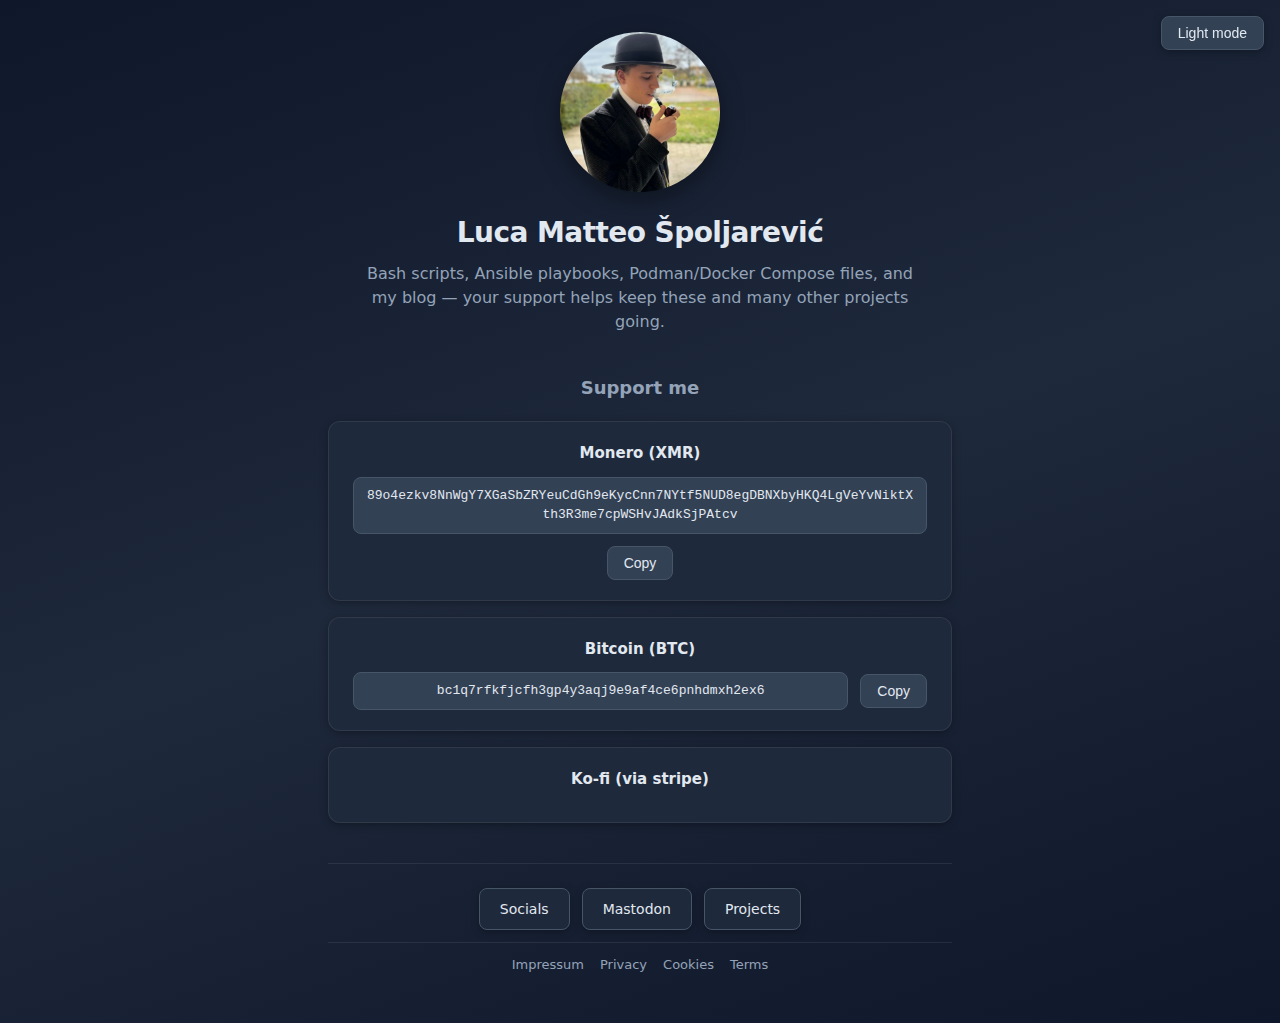
<file: index.html>
<!DOCTYPE html>
<html lang="en">
<head>
  <meta charset="UTF-8">
  <meta name="viewport" content="width=device-width, initial-scale=1.0">
  <title>Support my work</title>
  <link rel="stylesheet" href="css/styles.css">
  <script>
    (function(){ var t = localStorage.getItem('theme'); document.documentElement.setAttribute('data-theme', t === 'light' ? 'light' : 'dark'); })();
  </script>
</head>
<body>
  <button type="button" class="theme-toggle" id="theme-toggle" aria-label="Switch to light mode">Light mode</button>
  <main class="page">
    <header class="profile-section">
      <img src="img/profile.jpg" alt="Profile" class="profile-image" width="160" height="160">
      <h1 class="name">Luca Matteo Špoljarević</h1>
      <p class="tagline">
        Bash scripts, Ansible playbooks, Podman/Docker Compose files, and my blog — your support helps keep these and many other projects going.
      </p>
    </header>

    <section class="support-section">
      <h2 class="support-heading">Support me</h2>

      <div class="support-block monero">
        <h3>Monero (XMR)</h3>
        <div class="address-wrap">
          <code class="address" id="monero-address" title="Click to copy">89o4ezkv8NnWgY7XGaSbZRYeuCdGh9eKycCnn7NYtf5NUD8egDBNXbyHKQ4LgVeYvNiktXth3R3me7cpWSHvJAdkSjPAtcv</code>
          <button type="button" class="copy-btn" data-copy="monero-address" aria-label="Copy Monero address">Copy</button>
        </div>
      </div>

      <div class="support-block bitcoin">
        <h3>Bitcoin (BTC)</h3>
        <div class="address-wrap">
          <code class="address" id="bitcoin-address" title="Click to copy">bc1q7rfkfjcfh3gp4y3aqj9e9af4ce6pnhdmxh2ex6</code>
          <button type="button" class="copy-btn" data-copy="bitcoin-address" aria-label="Copy Bitcoin address">Copy</button>
        </div>
      </div>

      <div class="support-block kofi">
        <h3>Ko-fi (via stripe)</h3>
        <div class="kofi-widget-wrap">
        <script type="text/javascript" src="https://storage.ko-fi.com/cdn/widget/Widget_2.js"></script>
        <script type="text/javascript">kofiwidget2.init('Support my work', '#72a4f2', 'I3I7FRWK8');kofiwidget2.draw();</script>
        </div>
      </div>
    </section>

    <footer class="footer">
      <nav class="footer-nav" aria-label="Main navigation">
        <a href="https://socials.spoljarevic.sh" target="_blank" rel="noopener noreferrer" class="footer-btn left">Socials</a>
        <a rel="me" href="https://techhub.social/@spoljarevic" target="_blank" rel="noopener noreferrer" class="footer-btn middle">Mastodon</a>
        <a href="https://projects.spoljarevic.sh" target="_blank" rel="noopener noreferrer" class="footer-btn right">Projects</a>
      </nav>
      <nav class="footer-legal" aria-label="Legal">
        <a href="legal/impressum.html">Impressum</a>
        <a href="legal/privacy.html">Privacy</a>
        <a href="legal/cookies.html">Cookies</a>
        <a href="legal/terms.html">Terms</a>
      </nav>
    </footer>
  </main>

  <script src="js/script.js"></script>
</body>
</html>
</file>
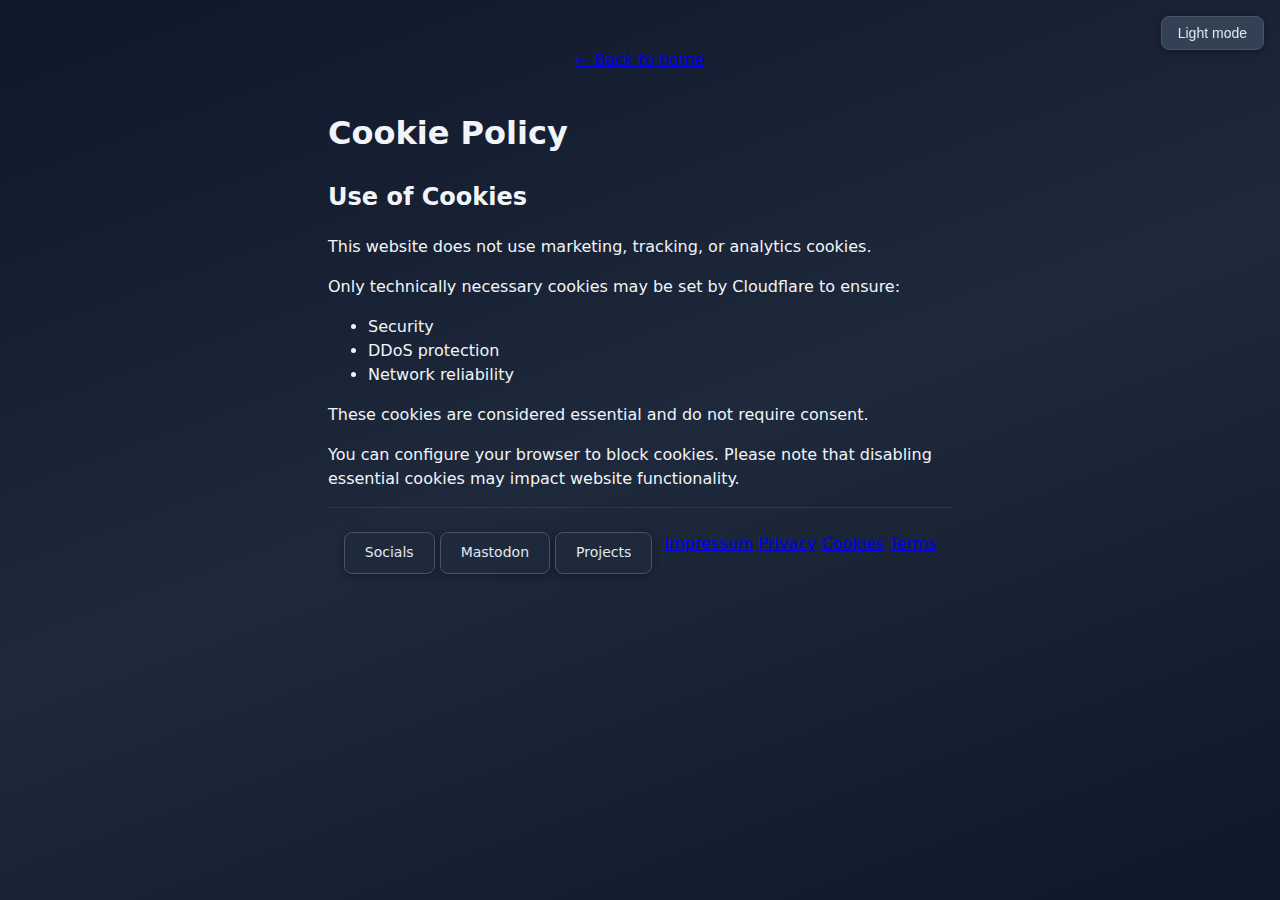
<file: cookies.html>
<!DOCTYPE html>
<html lang="en">
<head>
  <meta charset="UTF-8">
  <meta name="viewport" content="width=device-width, initial-scale=1.0">
  <title>Cookie Policy – Who2Industries</title>
  <link rel="stylesheet" href="styles.css">
  <script>
    (function(){ var t = localStorage.getItem('theme'); document.documentElement.setAttribute('data-theme', t === 'light' ? 'light' : 'dark'); })();
  </script>
</head>
<body>
  <button type="button" class="theme-toggle" id="theme-toggle" aria-label="Switch to light mode">Light mode</button>
  <main class="page">
    <p class="legal-back"><a href="index.html">← Back to home</a></p>

    <article class="legal-article">
      <h1 class="legal-title">Cookie Policy</h1>

      <section class="legal-section">
        <h2>Use of Cookies</h2>
        <p>This website does not use marketing, tracking, or analytics cookies.</p>
        <p>Only technically necessary cookies may be set by Cloudflare to ensure:</p>
        <ul>
          <li>Security</li>
          <li>DDoS protection</li>
          <li>Network reliability</li>
        </ul>
        <p>These cookies are considered essential and do not require consent.</p>
        <p>You can configure your browser to block cookies. Please note that disabling essential cookies may impact website functionality.</p>
      </section>
    </article>

    <footer class="footer">
      <nav class="footer-nav" aria-label="Main navigation">
        <a href="https://socials.spoljarevic.sh" target="_blank" rel="noopener noreferrer" class="footer-btn left">Socials</a>
        <a href="https://techhub.social/@spoljarevic" target="_blank" rel="noopener noreferrer" class="footer-btn middle">Mastodon</a>
        <a href="https://projects.spoljarevic.sh" target="_blank" rel="noopener noreferrer" class="footer-btn right">Projects</a>
      </nav>
      <nav class="footer-legal" aria-label="Legal">
        <a href="impressum.html">Impressum</a>
        <a href="privacy.html">Privacy</a>
        <a href="cookies.html">Cookies</a>
        <a href="terms.html">Terms</a>
      </nav>
    </footer>
  </main>

  <script src="script.js"></script>
</body>
</html>
</file>
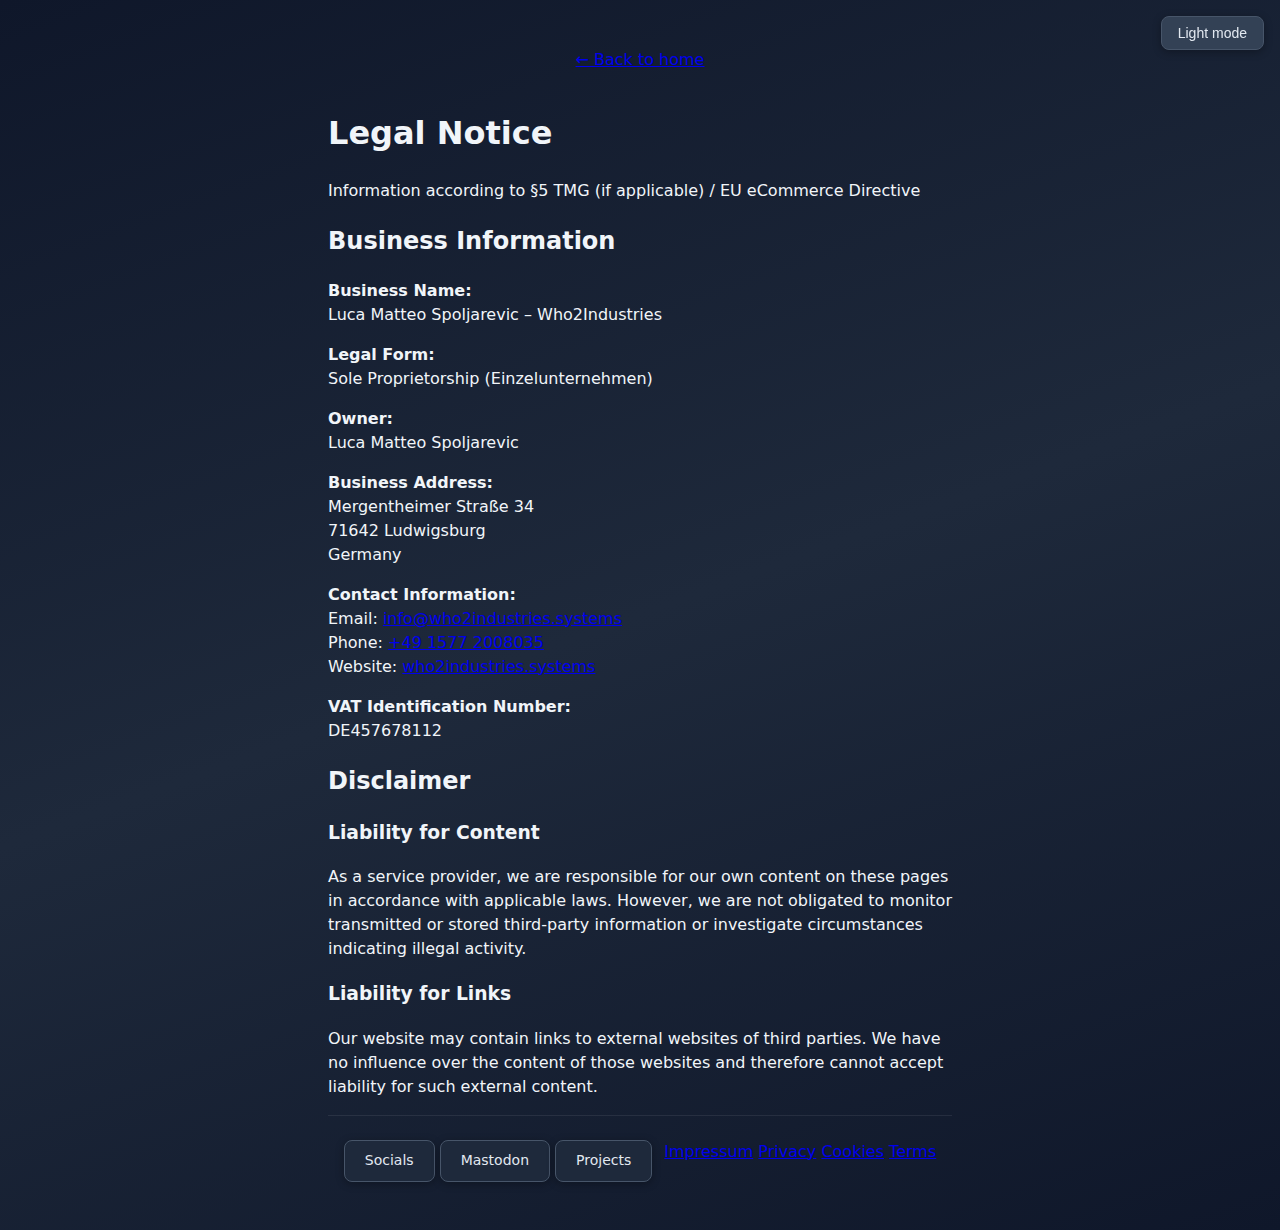
<file: impressum.html>
<!DOCTYPE html>
<html lang="en">
<head>
  <meta charset="UTF-8">
  <meta name="viewport" content="width=device-width, initial-scale=1.0">
  <title>Legal Notice (Impressum) – Who2Industries</title>
  <link rel="stylesheet" href="styles.css">
  <script>
    (function(){ var t = localStorage.getItem('theme'); document.documentElement.setAttribute('data-theme', t === 'light' ? 'light' : 'dark'); })();
  </script>
</head>
<body>
  <button type="button" class="theme-toggle" id="theme-toggle" aria-label="Switch to light mode">Light mode</button>
  <main class="page">
    <p class="legal-back"><a href="index.html">← Back to home</a></p>

    <article class="legal-article">
      <h1 class="legal-title">Legal Notice</h1>
      <p class="legal-intro">Information according to §5 TMG (if applicable) / EU eCommerce Directive</p>

      <section class="legal-section">
        <h2>Business Information</h2>
        <p><strong>Business Name:</strong><br>Luca Matteo Spoljarevic – Who2Industries</p>
        <p><strong>Legal Form:</strong><br>Sole Proprietorship (Einzelunternehmen)</p>
        <p><strong>Owner:</strong><br>Luca Matteo Spoljarevic</p>
        <p><strong>Business Address:</strong><br>
          Mergentheimer Straße 34<br>
          71642 Ludwigsburg<br>
          Germany</p>
        <p><strong>Contact Information:</strong><br>
          Email: <a href="mailto:info@who2industries.systems">info@who2industries.systems</a><br>
          Phone: <a href="tel:+4915772008035">+49 1577 2008035</a><br>
          Website: <a href="https://who2industries.systems" target="_blank" rel="noopener noreferrer">who2industries.systems</a></p>
        <p><strong>VAT Identification Number:</strong><br>DE457678112</p>
      </section>

      <section class="legal-section">
        <h2>Disclaimer</h2>
        <h3>Liability for Content</h3>
        <p>As a service provider, we are responsible for our own content on these pages in accordance with applicable laws. However, we are not obligated to monitor transmitted or stored third-party information or investigate circumstances indicating illegal activity.</p>
        <h3>Liability for Links</h3>
        <p>Our website may contain links to external websites of third parties. We have no influence over the content of those websites and therefore cannot accept liability for such external content.</p>
      </section>
    </article>

    <footer class="footer">
      <nav class="footer-nav" aria-label="Main navigation">
        <a href="https://socials.spoljarevic.sh" target="_blank" rel="noopener noreferrer" class="footer-btn left">Socials</a>
        <a href="https://techhub.social/@spoljarevic" target="_blank" rel="noopener noreferrer" class="footer-btn middle">Mastodon</a>
        <a href="https://projects.spoljarevic.sh" target="_blank" rel="noopener noreferrer" class="footer-btn right">Projects</a>
      </nav>
      <nav class="footer-legal" aria-label="Legal">
        <a href="impressum.html">Impressum</a>
        <a href="privacy.html">Privacy</a>
        <a href="cookies.html">Cookies</a>
        <a href="terms.html">Terms</a>
      </nav>
    </footer>
  </main>

  <script src="script.js"></script>
</body>
</html>
</file>
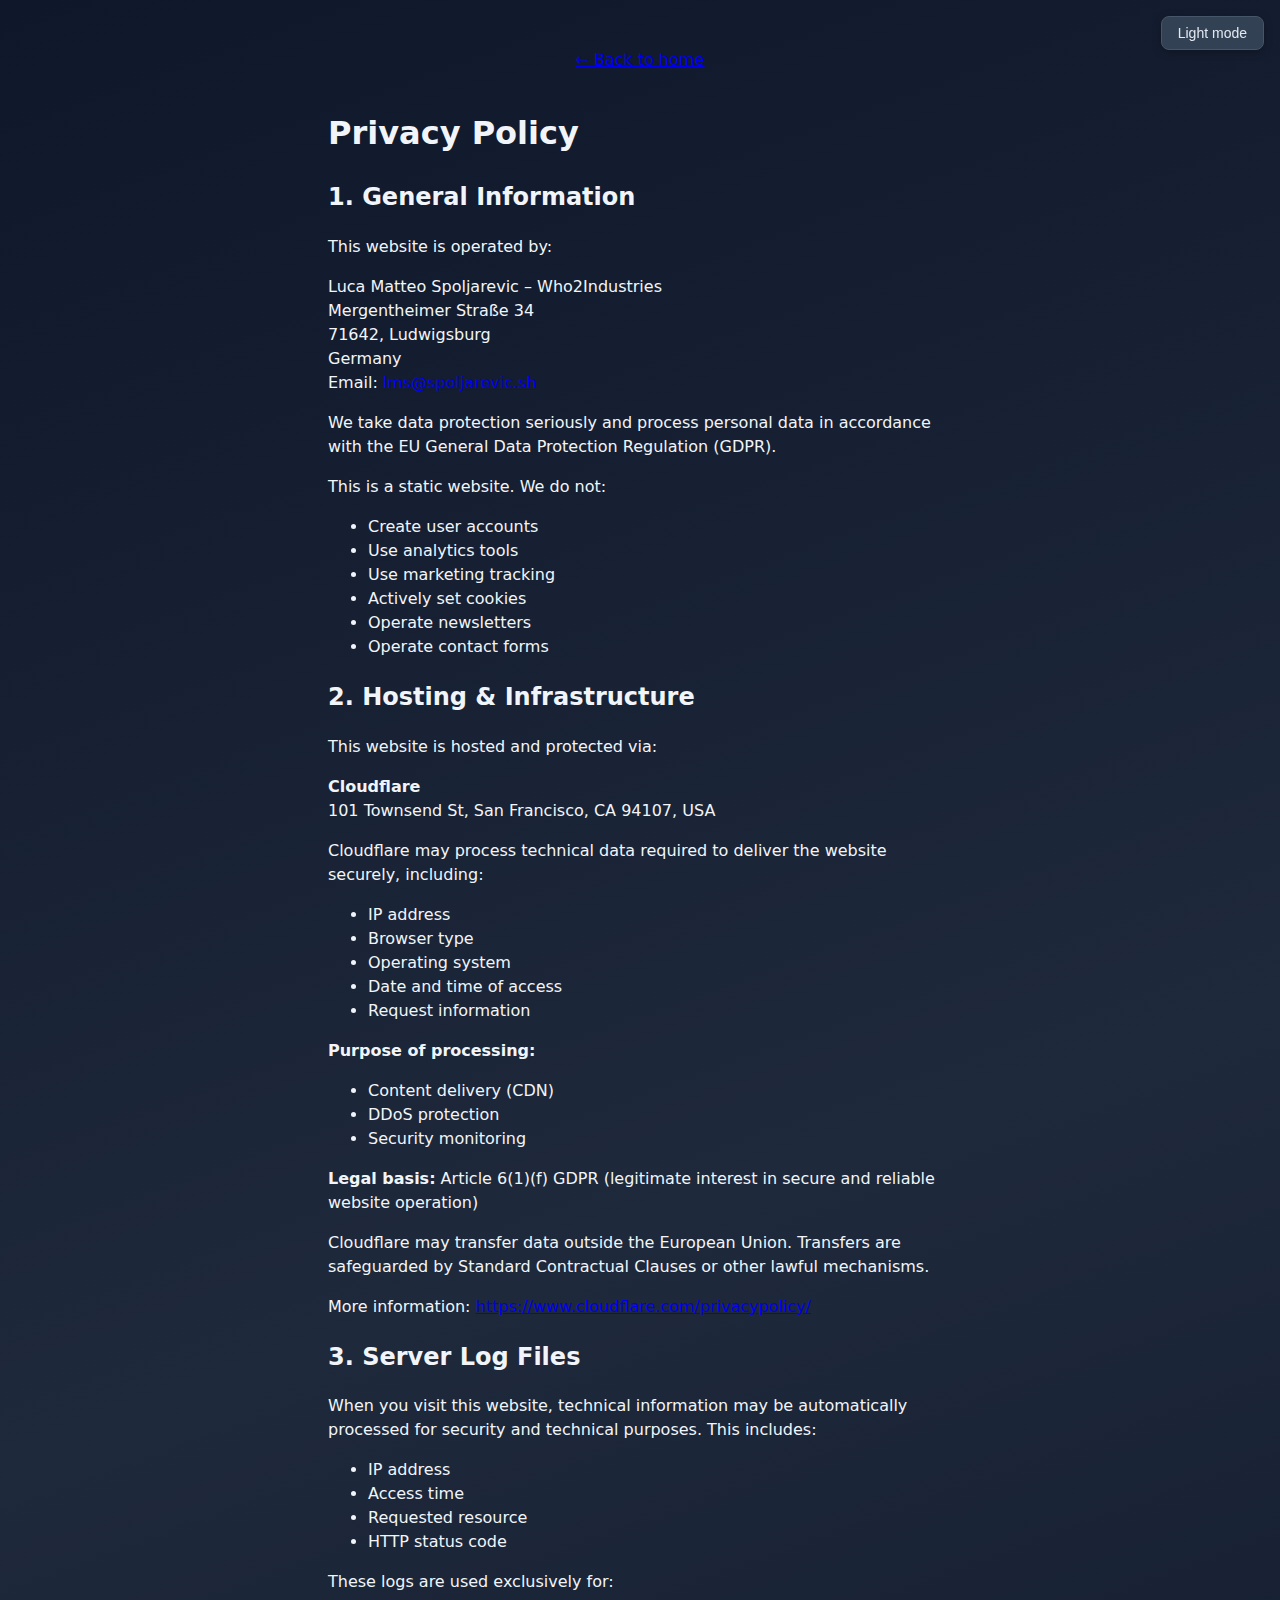
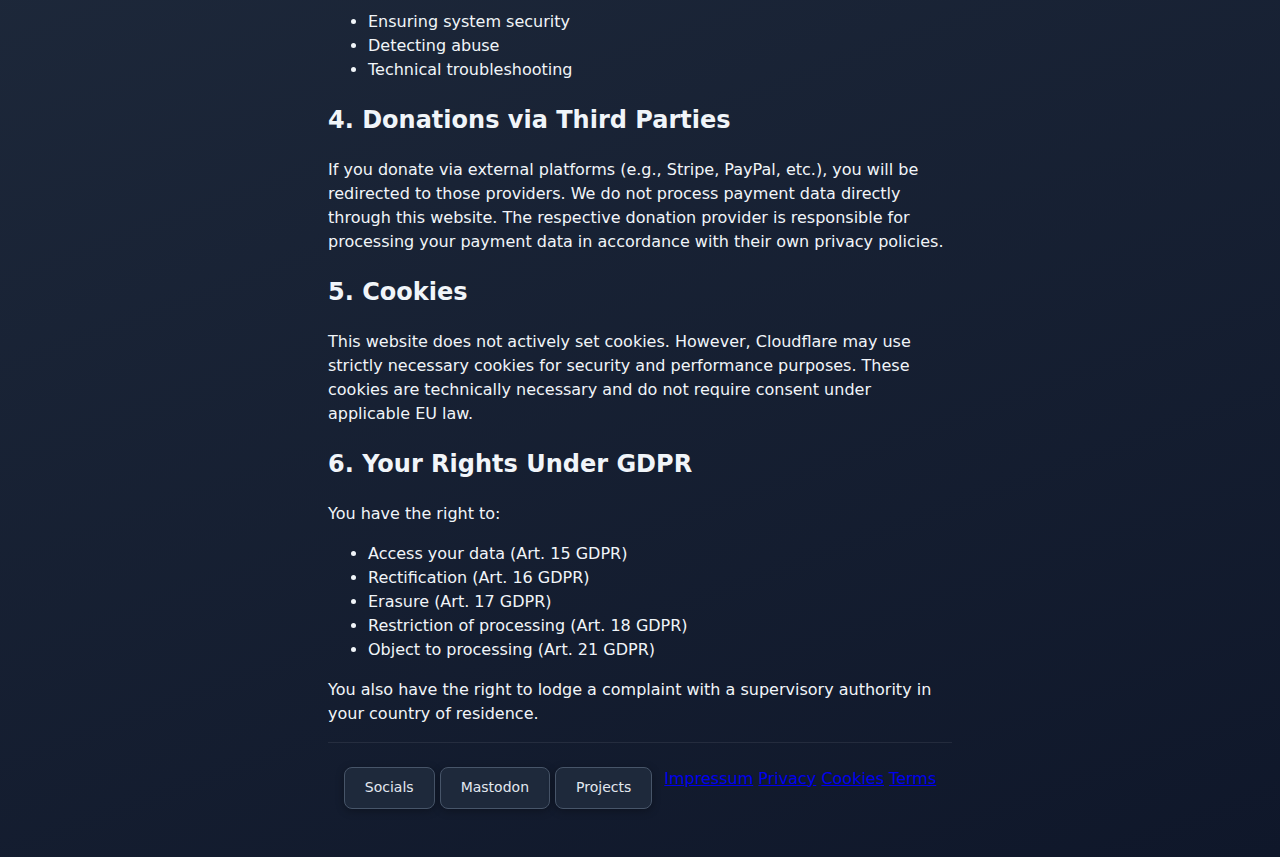
<file: privacy.html>
<!DOCTYPE html>
<html lang="en">
<head>
  <meta charset="UTF-8">
  <meta name="viewport" content="width=device-width, initial-scale=1.0">
  <title>Privacy Policy – Who2Industries</title>
  <link rel="stylesheet" href="styles.css">
  <script>
    (function(){ var t = localStorage.getItem('theme'); document.documentElement.setAttribute('data-theme', t === 'light' ? 'light' : 'dark'); })();
  </script>
</head>
<body>
  <button type="button" class="theme-toggle" id="theme-toggle" aria-label="Switch to light mode">Light mode</button>
  <main class="page">
    <p class="legal-back"><a href="index.html">← Back to home</a></p>

    <article class="legal-article">
      <h1 class="legal-title">Privacy Policy</h1>

      <section class="legal-section">
        <h2>1. General Information</h2>
        <p>This website is operated by:</p>
        <p>
          Luca Matteo Spoljarevic – Who2Industries<br>
          Mergentheimer Straße 34<br>
          71642, Ludwigsburg<br>
          Germany<br>
          Email: <a href="mailto:lms@spoljarevic.sh">lms@spoljarevic.sh</a>
        </p>
        <p>We take data protection seriously and process personal data in accordance with the EU General Data Protection Regulation (GDPR).</p>
        <p>This is a static website. We do not:</p>
        <ul>
          <li>Create user accounts</li>
          <li>Use analytics tools</li>
          <li>Use marketing tracking</li>
          <li>Actively set cookies</li>
          <li>Operate newsletters</li>
          <li>Operate contact forms</li>
        </ul>
      </section>

      <section class="legal-section">
        <h2>2. Hosting & Infrastructure</h2>
        <p>This website is hosted and protected via:</p>
        <p><strong>Cloudflare</strong><br>101 Townsend St, San Francisco, CA 94107, USA</p>
        <p>Cloudflare may process technical data required to deliver the website securely, including:</p>
        <ul>
          <li>IP address</li>
          <li>Browser type</li>
          <li>Operating system</li>
          <li>Date and time of access</li>
          <li>Request information</li>
        </ul>
        <p><strong>Purpose of processing:</strong></p>
        <ul>
          <li>Content delivery (CDN)</li>
          <li>DDoS protection</li>
          <li>Security monitoring</li>
        </ul>
        <p><strong>Legal basis:</strong> Article 6(1)(f) GDPR (legitimate interest in secure and reliable website operation)</p>
        <p>Cloudflare may transfer data outside the European Union. Transfers are safeguarded by Standard Contractual Clauses or other lawful mechanisms.</p>
        <p>More information: <a href="https://www.cloudflare.com/privacypolicy/" target="_blank" rel="noopener noreferrer">https://www.cloudflare.com/privacypolicy/</a></p>
      </section>

      <section class="legal-section">
        <h2>3. Server Log Files</h2>
        <p>When you visit this website, technical information may be automatically processed for security and technical purposes. This includes:</p>
        <ul>
          <li>IP address</li>
          <li>Access time</li>
          <li>Requested resource</li>
          <li>HTTP status code</li>
        </ul>
        <p>These logs are used exclusively for:</p>
        <ul>
          <li>Ensuring system security</li>
          <li>Detecting abuse</li>
          <li>Technical troubleshooting</li>
        </ul>
      </section>

      <section class="legal-section">
        <h2>4. Donations via Third Parties</h2>
        <p>If you donate via external platforms (e.g., Stripe, PayPal, etc.), you will be redirected to those providers. We do not process payment data directly through this website. The respective donation provider is responsible for processing your payment data in accordance with their own privacy policies.</p>
      </section>

      <section class="legal-section">
        <h2>5. Cookies</h2>
        <p>This website does not actively set cookies. However, Cloudflare may use strictly necessary cookies for security and performance purposes. These cookies are technically necessary and do not require consent under applicable EU law.</p>
      </section>

      <section class="legal-section">
        <h2>6. Your Rights Under GDPR</h2>
        <p>You have the right to:</p>
        <ul>
          <li>Access your data (Art. 15 GDPR)</li>
          <li>Rectification (Art. 16 GDPR)</li>
          <li>Erasure (Art. 17 GDPR)</li>
          <li>Restriction of processing (Art. 18 GDPR)</li>
          <li>Object to processing (Art. 21 GDPR)</li>
        </ul>
        <p>You also have the right to lodge a complaint with a supervisory authority in your country of residence.</p>
      </section>
    </article>

    <footer class="footer">
      <nav class="footer-nav" aria-label="Main navigation">
        <a href="https://socials.spoljarevic.sh" target="_blank" rel="noopener noreferrer" class="footer-btn left">Socials</a>
        <a href="https://techhub.social/@spoljarevic" target="_blank" rel="noopener noreferrer" class="footer-btn middle">Mastodon</a>
        <a href="https://projects.spoljarevic.sh" target="_blank" rel="noopener noreferrer" class="footer-btn right">Projects</a>
      </nav>
      <nav class="footer-legal" aria-label="Legal">
        <a href="impressum.html">Impressum</a>
        <a href="privacy.html">Privacy</a>
        <a href="cookies.html">Cookies</a>
        <a href="terms.html">Terms</a>
      </nav>
    </footer>
  </main>

  <script src="script.js"></script>
</body>
</html>
</file>
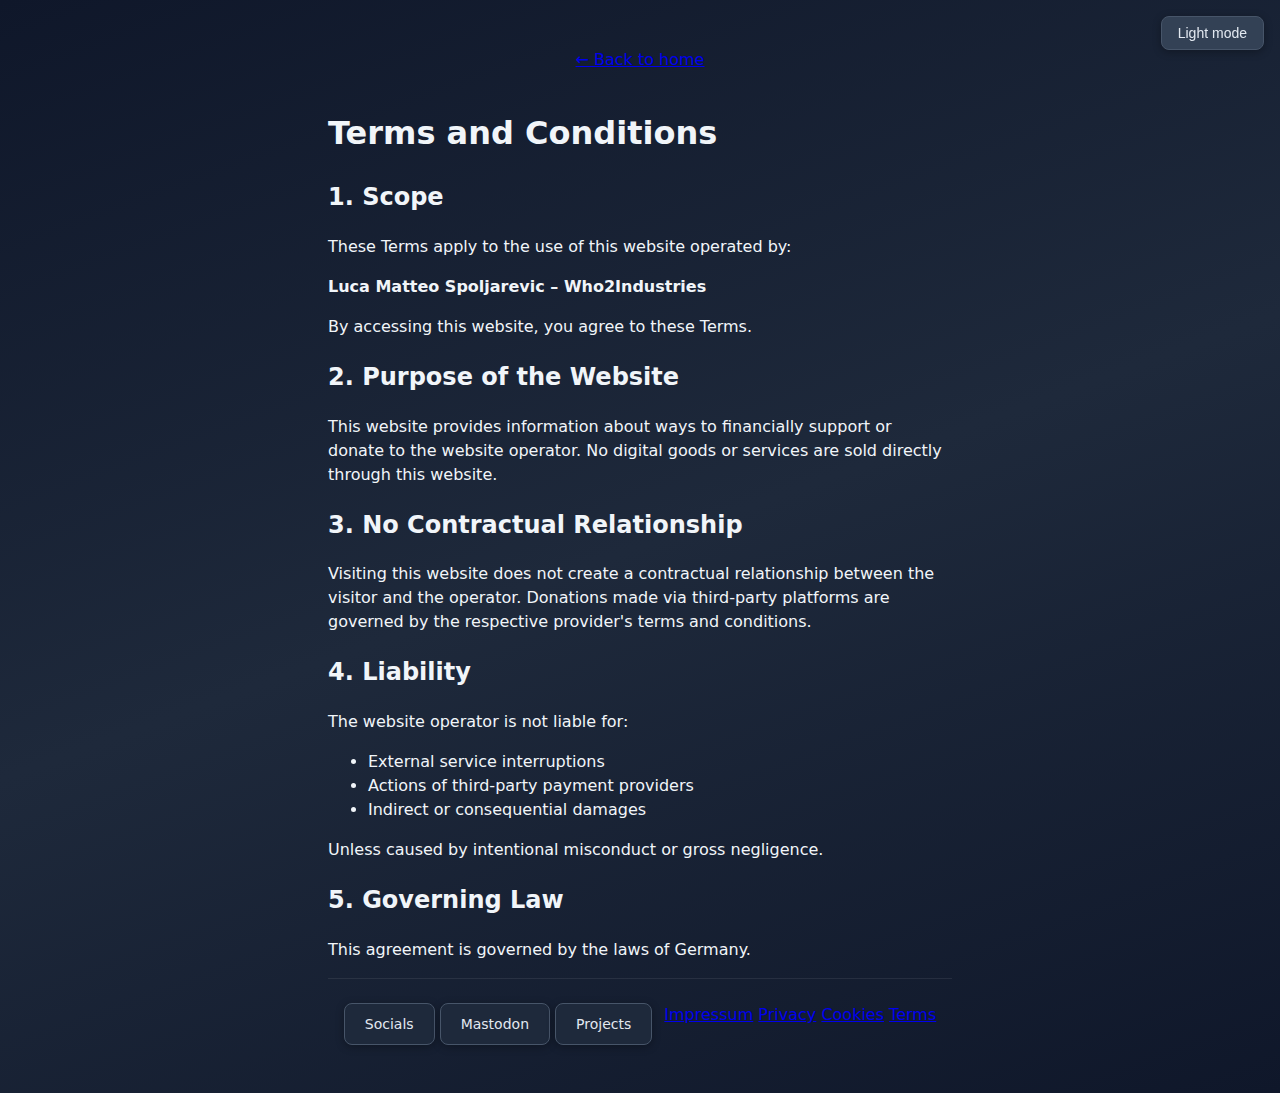
<file: terms.html>
<!DOCTYPE html>
<html lang="en">
<head>
  <meta charset="UTF-8">
  <meta name="viewport" content="width=device-width, initial-scale=1.0">
  <title>Terms and Conditions – Who2Industries</title>
  <link rel="stylesheet" href="styles.css">
  <script>
    (function(){ var t = localStorage.getItem('theme'); document.documentElement.setAttribute('data-theme', t === 'light' ? 'light' : 'dark'); })();
  </script>
</head>
<body>
  <button type="button" class="theme-toggle" id="theme-toggle" aria-label="Switch to light mode">Light mode</button>
  <main class="page">
    <p class="legal-back"><a href="index.html">← Back to home</a></p>

    <article class="legal-article">
      <h1 class="legal-title">Terms and Conditions</h1>

      <section class="legal-section">
        <h2>1. Scope</h2>
        <p>These Terms apply to the use of this website operated by:</p>
        <p><strong>Luca Matteo Spoljarevic – Who2Industries</strong></p>
        <p>By accessing this website, you agree to these Terms.</p>
      </section>

      <section class="legal-section">
        <h2>2. Purpose of the Website</h2>
        <p>This website provides information about ways to financially support or donate to the website operator. No digital goods or services are sold directly through this website.</p>
      </section>

      <section class="legal-section">
        <h2>3. No Contractual Relationship</h2>
        <p>Visiting this website does not create a contractual relationship between the visitor and the operator. Donations made via third-party platforms are governed by the respective provider's terms and conditions.</p>
      </section>

      <section class="legal-section">
        <h2>4. Liability</h2>
        <p>The website operator is not liable for:</p>
        <ul>
          <li>External service interruptions</li>
          <li>Actions of third-party payment providers</li>
          <li>Indirect or consequential damages</li>
        </ul>
        <p>Unless caused by intentional misconduct or gross negligence.</p>
      </section>

      <section class="legal-section">
        <h2>5. Governing Law</h2>
        <p>This agreement is governed by the laws of Germany.</p>
      </section>
    </article>

    <footer class="footer">
      <nav class="footer-nav" aria-label="Main navigation">
        <a href="https://socials.spoljarevic.sh" target="_blank" rel="noopener noreferrer" class="footer-btn left">Socials</a>
        <a href="https://techhub.social/@spoljarevic" target="_blank" rel="noopener noreferrer" class="footer-btn middle">Mastodon</a>
        <a href="https://projects.spoljarevic.sh" target="_blank" rel="noopener noreferrer" class="footer-btn right">Projects</a>
      </nav>
      <nav class="footer-legal" aria-label="Legal">
        <a href="impressum.html">Impressum</a>
        <a href="privacy.html">Privacy</a>
        <a href="cookies.html">Cookies</a>
        <a href="terms.html">Terms</a>
      </nav>
    </footer>
  </main>

  <script src="script.js"></script>
</body>
</html>
</file>
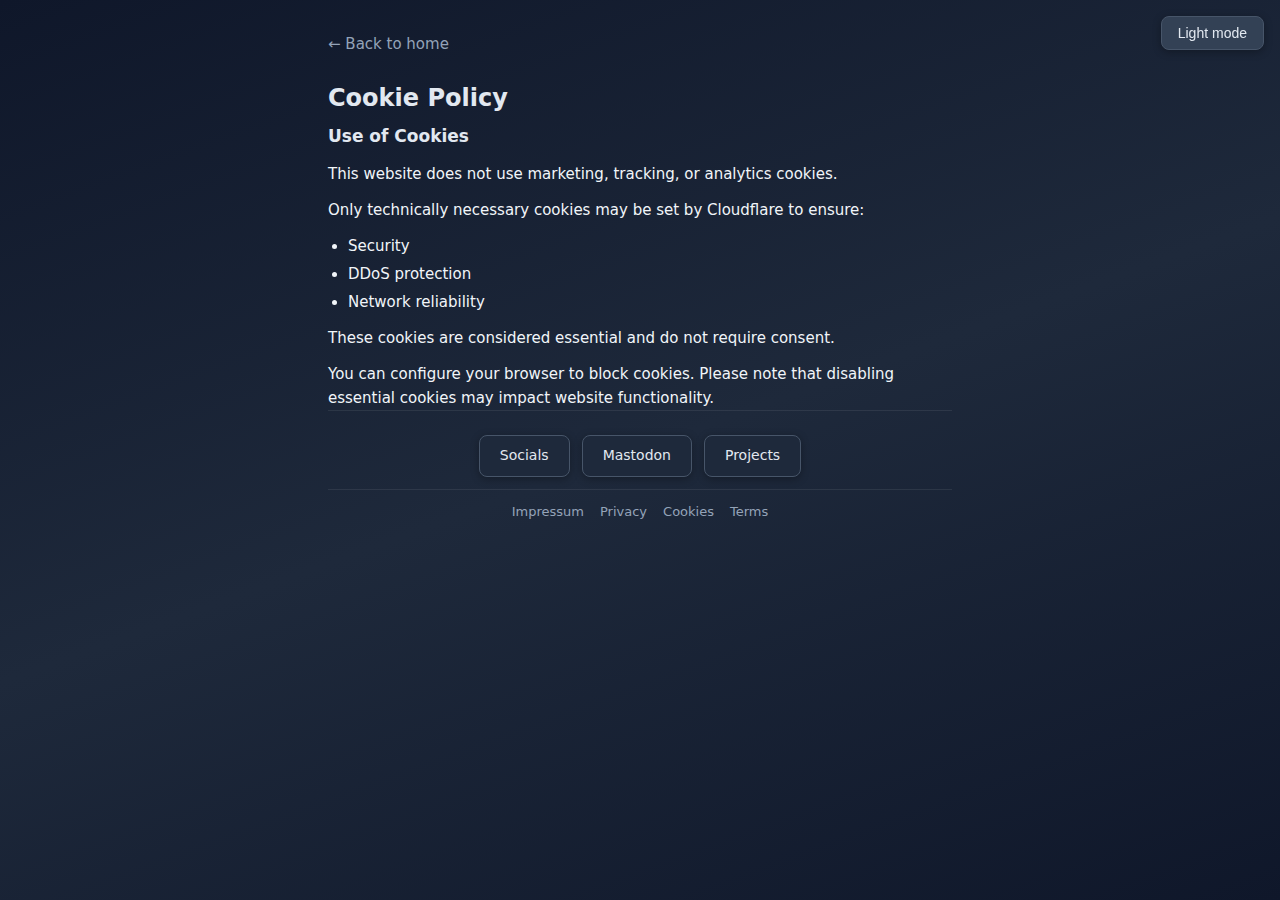
<file: legal/cookies.html>
<!DOCTYPE html>
<html lang="en">
<head>
  <meta charset="UTF-8">
  <meta name="viewport" content="width=device-width, initial-scale=1.0">
  <title>Cookie Policy – Who2Industries</title>
  <link rel="stylesheet" href="../css/styles.css">
  <script>
    (function(){ var t = localStorage.getItem('theme'); document.documentElement.setAttribute('data-theme', t === 'light' ? 'light' : 'dark'); })();
  </script>
</head>
<body>
  <button type="button" class="theme-toggle" id="theme-toggle" aria-label="Switch to light mode">Light mode</button>
  <main class="page">
    <p class="legal-back"><a href="../index.html">← Back to home</a></p>

    <article class="legal-article">
      <h1 class="legal-title">Cookie Policy</h1>

      <section class="legal-section">
        <h2>Use of Cookies</h2>
        <p>This website does not use marketing, tracking, or analytics cookies.</p>
        <p>Only technically necessary cookies may be set by Cloudflare to ensure:</p>
        <ul>
          <li>Security</li>
          <li>DDoS protection</li>
          <li>Network reliability</li>
        </ul>
        <p>These cookies are considered essential and do not require consent.</p>
        <p>You can configure your browser to block cookies. Please note that disabling essential cookies may impact website functionality.</p>
      </section>
    </article>

    <footer class="footer">
      <nav class="footer-nav" aria-label="Main navigation">
        <a href="https://socials.spoljarevic.sh" target="_blank" rel="noopener noreferrer" class="footer-btn left">Socials</a>
        <a href="https://techhub.social/@spoljarevic" target="_blank" rel="noopener noreferrer" class="footer-btn middle">Mastodon</a>
        <a href="https://projects.spoljarevic.sh" target="_blank" rel="noopener noreferrer" class="footer-btn right">Projects</a>
      </nav>
      <nav class="footer-legal" aria-label="Legal">
        <a href="impressum.html">Impressum</a>
        <a href="privacy.html">Privacy</a>
        <a href="cookies.html">Cookies</a>
        <a href="terms.html">Terms</a>
      </nav>
    </footer>
  </main>

  <script src="../js/script.js"></script>
</body>
</html>
</file>
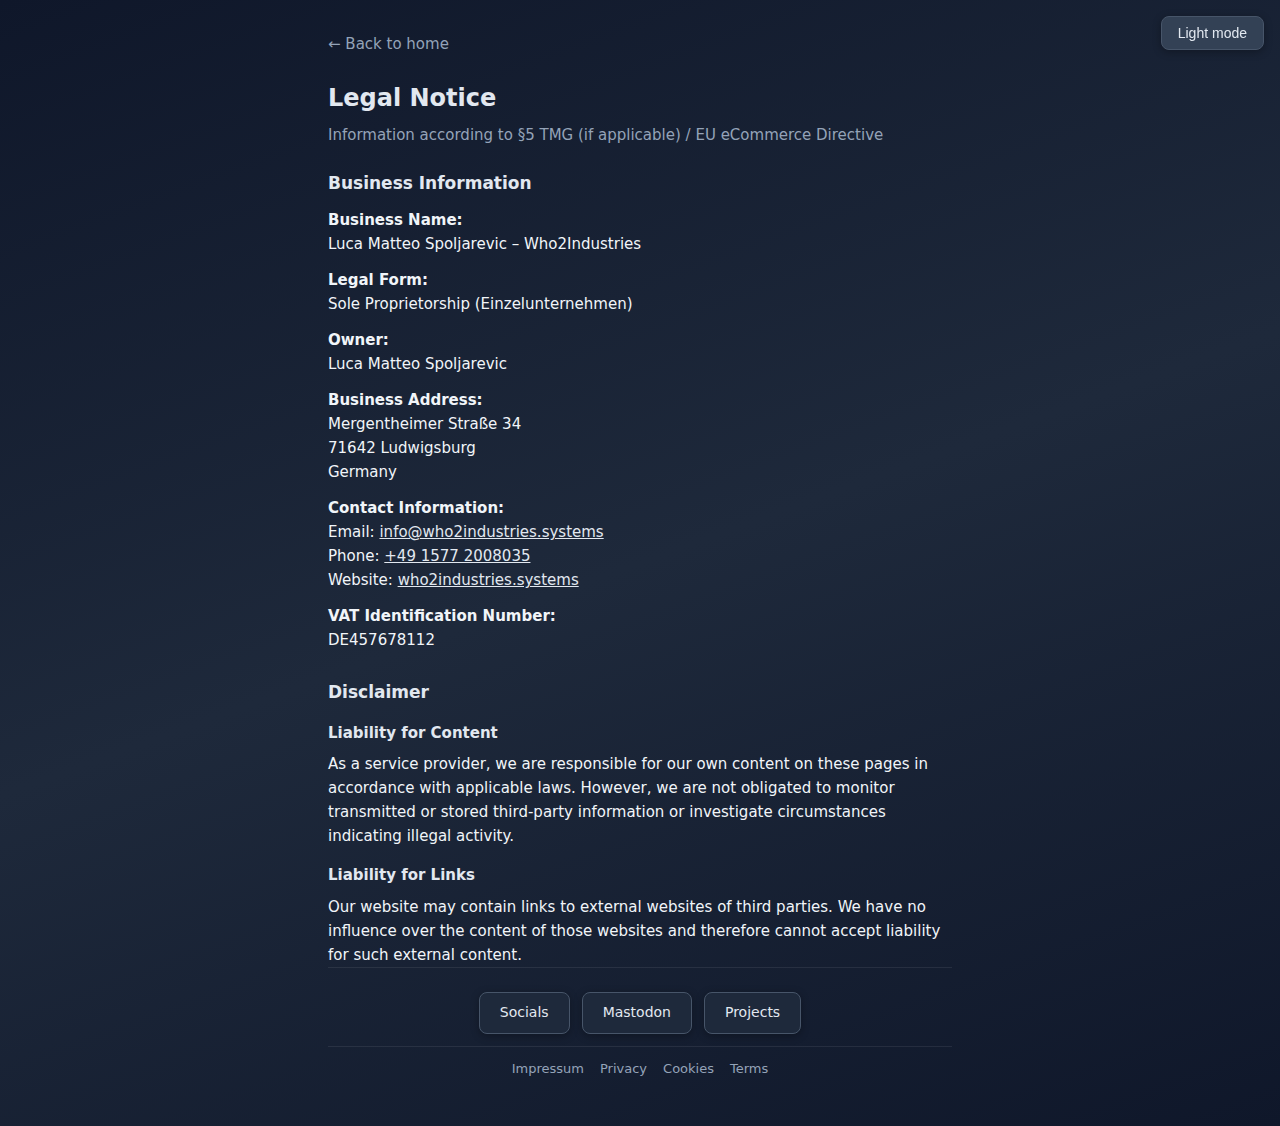
<file: legal/impressum.html>
<!DOCTYPE html>
<html lang="en">
<head>
  <meta charset="UTF-8">
  <meta name="viewport" content="width=device-width, initial-scale=1.0">
  <title>Legal Notice (Impressum) – Who2Industries</title>
  <link rel="stylesheet" href="../css/styles.css">
  <script>
    (function(){ var t = localStorage.getItem('theme'); document.documentElement.setAttribute('data-theme', t === 'light' ? 'light' : 'dark'); })();
  </script>
</head>
<body>
  <button type="button" class="theme-toggle" id="theme-toggle" aria-label="Switch to light mode">Light mode</button>
  <main class="page">
    <p class="legal-back"><a href="../index.html">← Back to home</a></p>

    <article class="legal-article">
      <h1 class="legal-title">Legal Notice</h1>
      <p class="legal-intro">Information according to §5 TMG (if applicable) / EU eCommerce Directive</p>

      <section class="legal-section">
        <h2>Business Information</h2>
        <p><strong>Business Name:</strong><br>Luca Matteo Spoljarevic – Who2Industries</p>
        <p><strong>Legal Form:</strong><br>Sole Proprietorship (Einzelunternehmen)</p>
        <p><strong>Owner:</strong><br>Luca Matteo Spoljarevic</p>
        <p><strong>Business Address:</strong><br>
          Mergentheimer Straße 34<br>
          71642 Ludwigsburg<br>
          Germany</p>
        <p><strong>Contact Information:</strong><br>
          Email: <a href="mailto:info@who2industries.systems">info@who2industries.systems</a><br>
          Phone: <a href="tel:+4915772008035">+49 1577 2008035</a><br>
          Website: <a href="https://who2industries.systems" target="_blank" rel="noopener noreferrer">who2industries.systems</a></p>
        <p><strong>VAT Identification Number:</strong><br>DE457678112</p>
      </section>

      <section class="legal-section">
        <h2>Disclaimer</h2>
        <h3>Liability for Content</h3>
        <p>As a service provider, we are responsible for our own content on these pages in accordance with applicable laws. However, we are not obligated to monitor transmitted or stored third-party information or investigate circumstances indicating illegal activity.</p>
        <h3>Liability for Links</h3>
        <p>Our website may contain links to external websites of third parties. We have no influence over the content of those websites and therefore cannot accept liability for such external content.</p>
      </section>
    </article>

    <footer class="footer">
      <nav class="footer-nav" aria-label="Main navigation">
        <a href="https://socials.spoljarevic.sh" target="_blank" rel="noopener noreferrer" class="footer-btn left">Socials</a>
        <a href="https://techhub.social/@spoljarevic" target="_blank" rel="noopener noreferrer" class="footer-btn middle">Mastodon</a>
        <a href="https://projects.spoljarevic.sh" target="_blank" rel="noopener noreferrer" class="footer-btn right">Projects</a>
      </nav>
      <nav class="footer-legal" aria-label="Legal">
        <a href="impressum.html">Impressum</a>
        <a href="privacy.html">Privacy</a>
        <a href="cookies.html">Cookies</a>
        <a href="terms.html">Terms</a>
      </nav>
    </footer>
  </main>

  <script src="../js/script.js"></script>
</body>
</html>
</file>
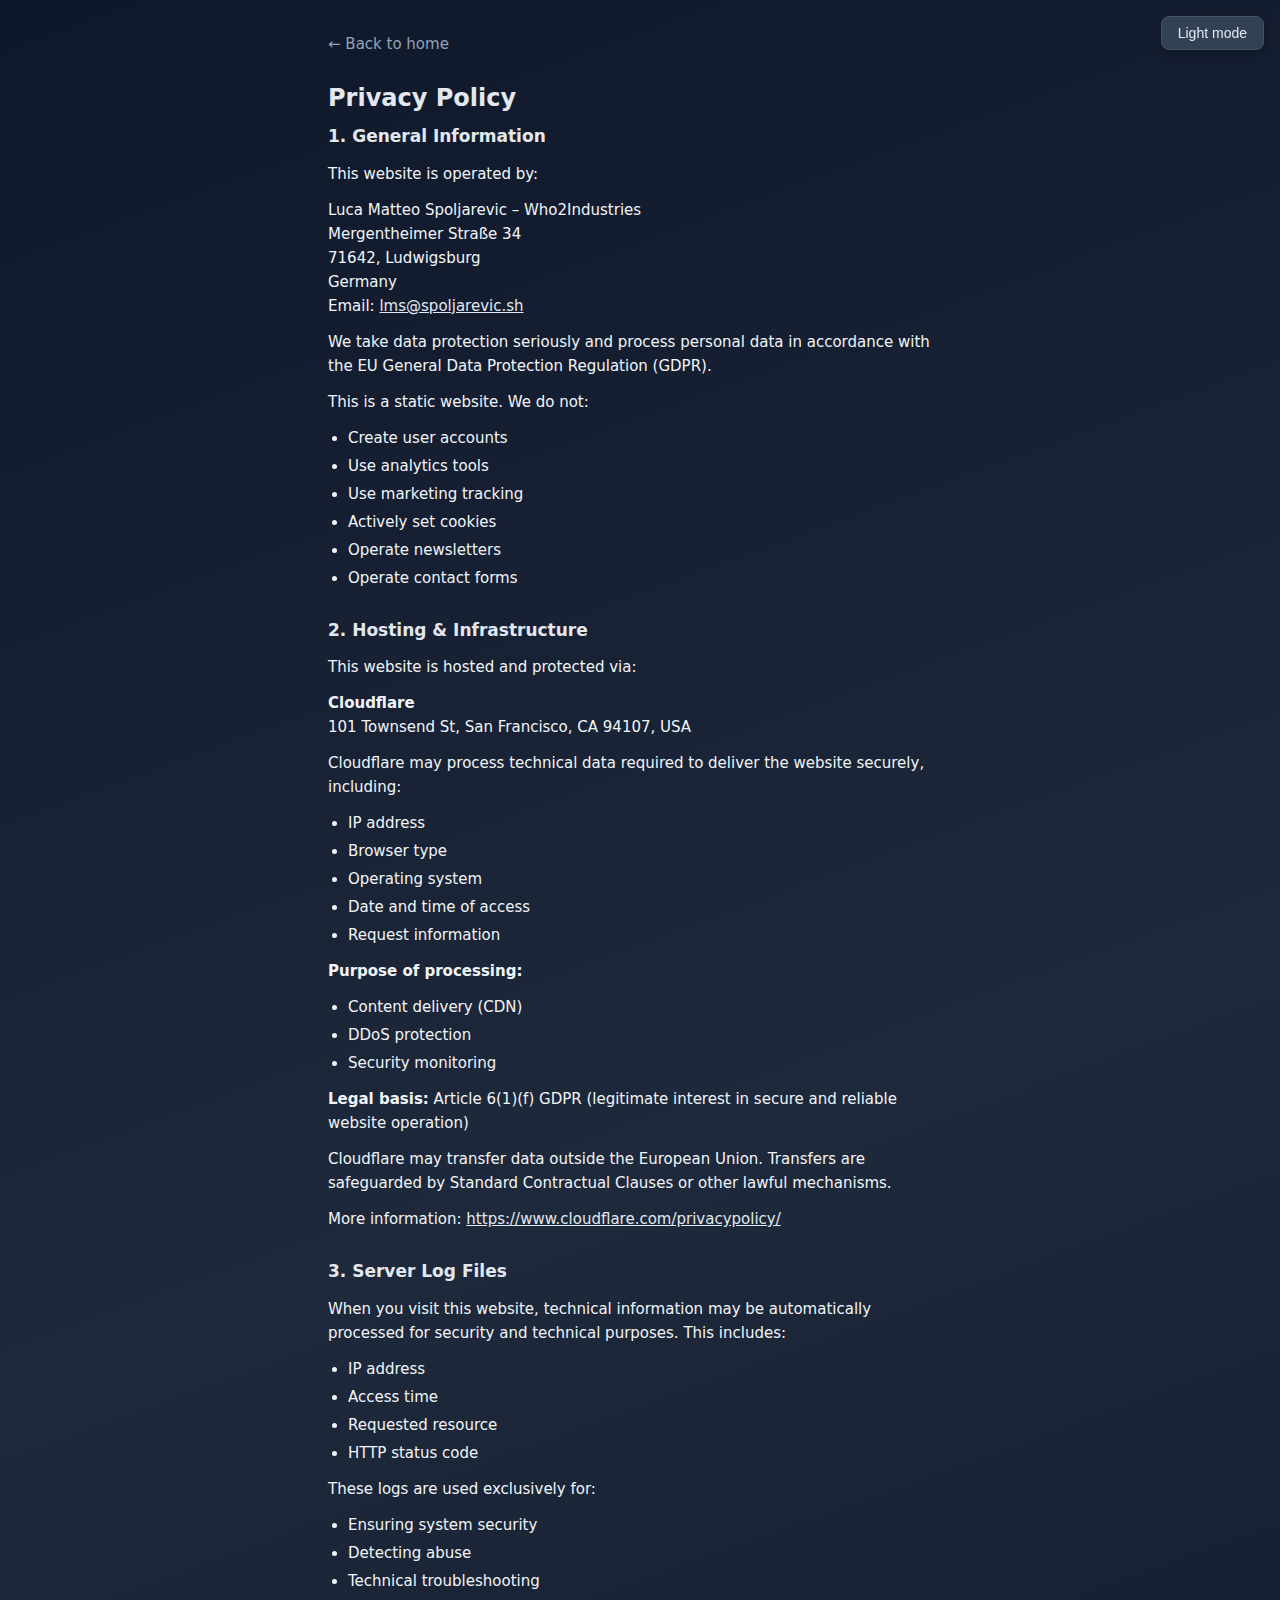
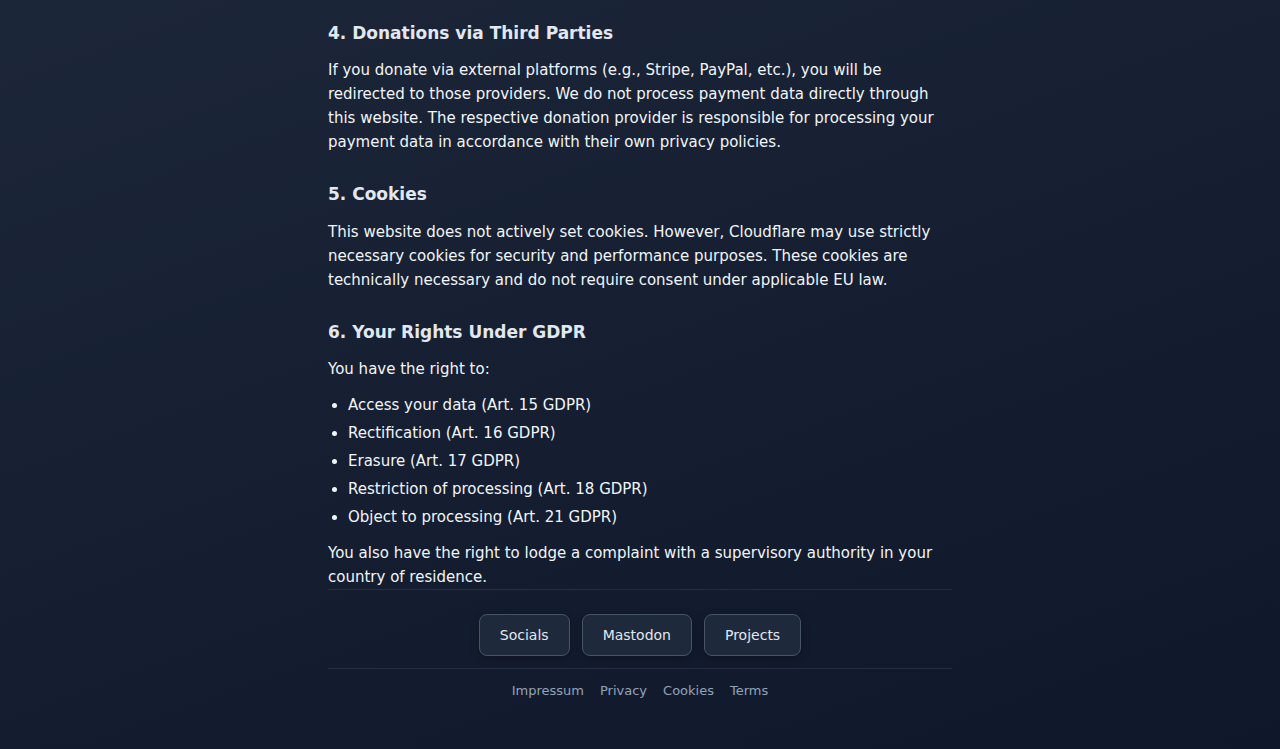
<file: legal/privacy.html>
<!DOCTYPE html>
<html lang="en">
<head>
  <meta charset="UTF-8">
  <meta name="viewport" content="width=device-width, initial-scale=1.0">
  <title>Privacy Policy – Who2Industries</title>
  <link rel="stylesheet" href="../css/styles.css">
  <script>
    (function(){ var t = localStorage.getItem('theme'); document.documentElement.setAttribute('data-theme', t === 'light' ? 'light' : 'dark'); })();
  </script>
</head>
<body>
  <button type="button" class="theme-toggle" id="theme-toggle" aria-label="Switch to light mode">Light mode</button>
  <main class="page">
    <p class="legal-back"><a href="../index.html">← Back to home</a></p>

    <article class="legal-article">
      <h1 class="legal-title">Privacy Policy</h1>

      <section class="legal-section">
        <h2>1. General Information</h2>
        <p>This website is operated by:</p>
        <p>
          Luca Matteo Spoljarevic – Who2Industries<br>
          Mergentheimer Straße 34<br>
          71642, Ludwigsburg<br>
          Germany<br>
          Email: <a href="mailto:lms@spoljarevic.sh">lms@spoljarevic.sh</a>
        </p>
        <p>We take data protection seriously and process personal data in accordance with the EU General Data Protection Regulation (GDPR).</p>
        <p>This is a static website. We do not:</p>
        <ul>
          <li>Create user accounts</li>
          <li>Use analytics tools</li>
          <li>Use marketing tracking</li>
          <li>Actively set cookies</li>
          <li>Operate newsletters</li>
          <li>Operate contact forms</li>
        </ul>
      </section>

      <section class="legal-section">
        <h2>2. Hosting & Infrastructure</h2>
        <p>This website is hosted and protected via:</p>
        <p><strong>Cloudflare</strong><br>101 Townsend St, San Francisco, CA 94107, USA</p>
        <p>Cloudflare may process technical data required to deliver the website securely, including:</p>
        <ul>
          <li>IP address</li>
          <li>Browser type</li>
          <li>Operating system</li>
          <li>Date and time of access</li>
          <li>Request information</li>
        </ul>
        <p><strong>Purpose of processing:</strong></p>
        <ul>
          <li>Content delivery (CDN)</li>
          <li>DDoS protection</li>
          <li>Security monitoring</li>
        </ul>
        <p><strong>Legal basis:</strong> Article 6(1)(f) GDPR (legitimate interest in secure and reliable website operation)</p>
        <p>Cloudflare may transfer data outside the European Union. Transfers are safeguarded by Standard Contractual Clauses or other lawful mechanisms.</p>
        <p>More information: <a href="https://www.cloudflare.com/privacypolicy/" target="_blank" rel="noopener noreferrer">https://www.cloudflare.com/privacypolicy/</a></p>
      </section>

      <section class="legal-section">
        <h2>3. Server Log Files</h2>
        <p>When you visit this website, technical information may be automatically processed for security and technical purposes. This includes:</p>
        <ul>
          <li>IP address</li>
          <li>Access time</li>
          <li>Requested resource</li>
          <li>HTTP status code</li>
        </ul>
        <p>These logs are used exclusively for:</p>
        <ul>
          <li>Ensuring system security</li>
          <li>Detecting abuse</li>
          <li>Technical troubleshooting</li>
        </ul>
      </section>

      <section class="legal-section">
        <h2>4. Donations via Third Parties</h2>
        <p>If you donate via external platforms (e.g., Stripe, PayPal, etc.), you will be redirected to those providers. We do not process payment data directly through this website. The respective donation provider is responsible for processing your payment data in accordance with their own privacy policies.</p>
      </section>

      <section class="legal-section">
        <h2>5. Cookies</h2>
        <p>This website does not actively set cookies. However, Cloudflare may use strictly necessary cookies for security and performance purposes. These cookies are technically necessary and do not require consent under applicable EU law.</p>
      </section>

      <section class="legal-section">
        <h2>6. Your Rights Under GDPR</h2>
        <p>You have the right to:</p>
        <ul>
          <li>Access your data (Art. 15 GDPR)</li>
          <li>Rectification (Art. 16 GDPR)</li>
          <li>Erasure (Art. 17 GDPR)</li>
          <li>Restriction of processing (Art. 18 GDPR)</li>
          <li>Object to processing (Art. 21 GDPR)</li>
        </ul>
        <p>You also have the right to lodge a complaint with a supervisory authority in your country of residence.</p>
      </section>
    </article>

    <footer class="footer">
      <nav class="footer-nav" aria-label="Main navigation">
        <a href="https://socials.spoljarevic.sh" target="_blank" rel="noopener noreferrer" class="footer-btn left">Socials</a>
        <a href="https://techhub.social/@spoljarevic" target="_blank" rel="noopener noreferrer" class="footer-btn middle">Mastodon</a>
        <a href="https://projects.spoljarevic.sh" target="_blank" rel="noopener noreferrer" class="footer-btn right">Projects</a>
      </nav>
      <nav class="footer-legal" aria-label="Legal">
        <a href="impressum.html">Impressum</a>
        <a href="privacy.html">Privacy</a>
        <a href="cookies.html">Cookies</a>
        <a href="terms.html">Terms</a>
      </nav>
    </footer>
  </main>

  <script src="../js/script.js"></script>
</body>
</html>
</file>
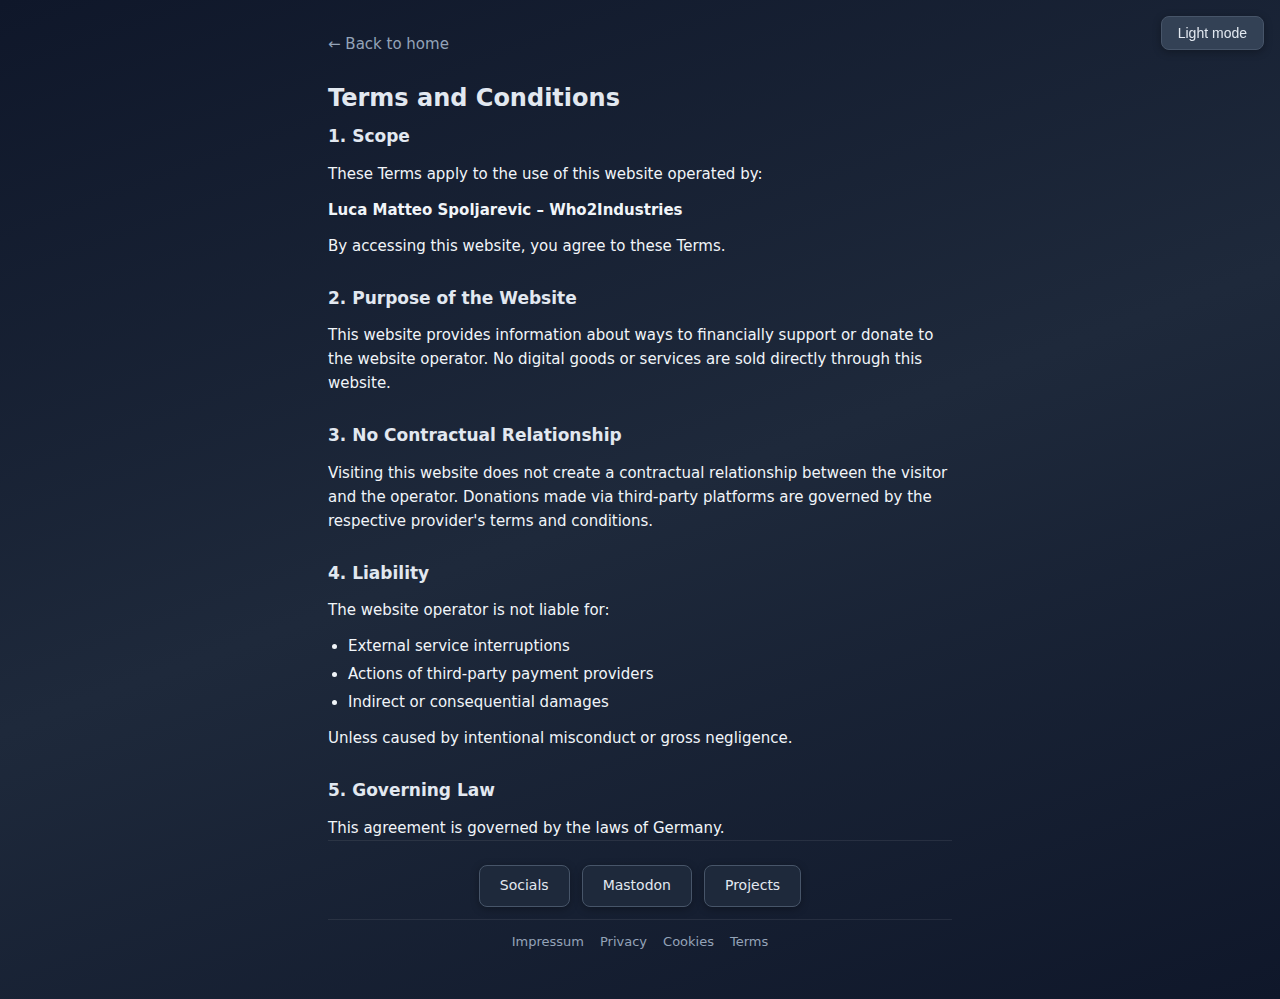
<file: legal/terms.html>
<!DOCTYPE html>
<html lang="en">
<head>
  <meta charset="UTF-8">
  <meta name="viewport" content="width=device-width, initial-scale=1.0">
  <title>Terms and Conditions – Who2Industries</title>
  <link rel="stylesheet" href="../css/styles.css">
  <script>
    (function(){ var t = localStorage.getItem('theme'); document.documentElement.setAttribute('data-theme', t === 'light' ? 'light' : 'dark'); })();
  </script>
</head>
<body>
  <button type="button" class="theme-toggle" id="theme-toggle" aria-label="Switch to light mode">Light mode</button>
  <main class="page">
    <p class="legal-back"><a href="../index.html">← Back to home</a></p>

    <article class="legal-article">
      <h1 class="legal-title">Terms and Conditions</h1>

      <section class="legal-section">
        <h2>1. Scope</h2>
        <p>These Terms apply to the use of this website operated by:</p>
        <p><strong>Luca Matteo Spoljarevic – Who2Industries</strong></p>
        <p>By accessing this website, you agree to these Terms.</p>
      </section>

      <section class="legal-section">
        <h2>2. Purpose of the Website</h2>
        <p>This website provides information about ways to financially support or donate to the website operator. No digital goods or services are sold directly through this website.</p>
      </section>

      <section class="legal-section">
        <h2>3. No Contractual Relationship</h2>
        <p>Visiting this website does not create a contractual relationship between the visitor and the operator. Donations made via third-party platforms are governed by the respective provider's terms and conditions.</p>
      </section>

      <section class="legal-section">
        <h2>4. Liability</h2>
        <p>The website operator is not liable for:</p>
        <ul>
          <li>External service interruptions</li>
          <li>Actions of third-party payment providers</li>
          <li>Indirect or consequential damages</li>
        </ul>
        <p>Unless caused by intentional misconduct or gross negligence.</p>
      </section>

      <section class="legal-section">
        <h2>5. Governing Law</h2>
        <p>This agreement is governed by the laws of Germany.</p>
      </section>
    </article>

    <footer class="footer">
      <nav class="footer-nav" aria-label="Main navigation">
        <a href="https://socials.spoljarevic.sh" target="_blank" rel="noopener noreferrer" class="footer-btn left">Socials</a>
        <a href="https://techhub.social/@spoljarevic" target="_blank" rel="noopener noreferrer" class="footer-btn middle">Mastodon</a>
        <a href="https://projects.spoljarevic.sh" target="_blank" rel="noopener noreferrer" class="footer-btn right">Projects</a>
      </nav>
      <nav class="footer-legal" aria-label="Legal">
        <a href="impressum.html">Impressum</a>
        <a href="privacy.html">Privacy</a>
        <a href="cookies.html">Cookies</a>
        <a href="terms.html">Terms</a>
      </nav>
    </footer>
  </main>

  <script src="../js/script.js"></script>
</body>
</html>
</file>
<file: css/styles.css>
*,
*::before,
*::after {
  box-sizing: border-box;
}

:root,
[data-theme="dark"] {
  --bg: #0f172a;
  --bg-gradient: linear-gradient(160deg, #0f172a 0%, #1e293b 50%, #0f172a 100%);
  --surface: #1e293b;
  --surface-border: rgba(255, 255, 255, 0.08);
  --text: #f1f5f9;
  --text-muted: #94a3b8;
  --text-heading: #e2e8f0;
  --input-bg: #334155;
  --input-border: #475569;
  --input-text: #e2e8f0;
  --btn-bg: #334155;
  --btn-border: #475569;
  --btn-text: #e2e8f0;
  --btn-hover-bg: #475569;
  --btn-hover-text: #f1f5f9;
  --footer-border: rgba(255, 255, 255, 0.08);
  --shadow: 0 2px 8px rgba(0, 0, 0, 0.3);
  --shadow-strong: 0 8px 24px rgba(0, 0, 0, 0.4);
  --copy-success: #22c55e;
}

[data-theme="light"] {
  --bg: #f8fafc;
  --bg-gradient: linear-gradient(160deg, #f0f4f8 0%, #e2e8f0 50%, #f8fafc 100%);
  --surface: #fff;
  --surface-border: rgba(0, 0, 0, 0.06);
  --text: #1a1a1a;
  --text-muted: #475569;
  --text-heading: #1e293b;
  --input-bg: #f1f5f9;
  --input-border: #e2e8f0;
  --input-text: #334155;
  --btn-bg: #f1f5f9;
  --btn-border: #e2e8f0;
  --btn-text: #475569;
  --btn-hover-bg: #e2e8f0;
  --btn-hover-text: #334155;
  --footer-border: rgba(0, 0, 0, 0.08);
  --shadow: 0 2px 8px rgba(0, 0, 0, 0.06);
  --shadow-strong: 0 8px 24px rgba(0, 0, 0, 0.12);
  --copy-success: #22c55e;
}

body {
  margin: 0;
  min-height: 100vh;
  font-family: system-ui, -apple-system, Segoe UI, Roboto, sans-serif;
  font-size: 1rem;
  line-height: 1.5;
  color: var(--text);
  background: var(--bg-gradient);
}

.theme-toggle {
  position: fixed;
  top: 1rem;
  right: 1rem;
  z-index: 10;
  padding: 0.5rem 1rem;
  font-size: 0.875rem;
  font-weight: 500;
  color: var(--btn-text);
  background: var(--btn-bg);
  border: 1px solid var(--btn-border);
  border-radius: 8px;
  cursor: pointer;
  box-shadow: var(--shadow);
}

.theme-toggle:hover {
  background: var(--btn-hover-bg);
  color: var(--btn-hover-text);
}

.page {
  max-width: 42rem;
  margin: 0 auto;
  padding: 2rem 1.5rem 3rem;
  display: flex;
  flex-direction: column;
  align-items: center;
}

.profile-section {
  text-align: center;
  margin-bottom: 2.5rem;
  width: 100%;
}

.profile-image {
  display: block;
  margin: 0 auto 1.25rem;
  width: 160px;
  height: 160px;
  border-radius: 50%;
  object-fit: cover;
  box-shadow: var(--shadow-strong);
}

.name {
  margin: 0 0 0.5rem;
  font-size: 1.75rem;
  font-weight: 700;
  letter-spacing: -0.02em;
  color: var(--text-heading);
}

.tagline {
  margin: 0;
  font-size: 1rem;
  color: var(--text-muted);
  max-width: 36rem;
  margin-left: auto;
  margin-right: auto;
}

.support-section {
  margin-bottom: 2.5rem;
  width: 100%;
  display: flex;
  flex-direction: column;
  align-items: center;
}

.support-heading {
  margin: 0 0 1.25rem;
  font-size: 1.125rem;
  font-weight: 600;
  color: var(--text-muted);
  text-align: center;
}

.support-block {
  background: var(--surface);
  border-radius: 12px;
  padding: 1.25rem 1.5rem;
  margin-bottom: 1rem;
  box-shadow: var(--shadow);
  border: 1px solid var(--surface-border);
  width: 100%;
  max-width: 42rem;
  text-align: center;
}

.support-block:last-child {
  margin-bottom: 0;
}

.support-block h3 {
  margin: 0 0 0.75rem;
  font-size: 0.9375rem;
  font-weight: 600;
  color: var(--text-heading);
}

.address-wrap {
  display: flex;
  flex-wrap: wrap;
  align-items: center;
  justify-content: center;
  gap: 0.75rem;
}

.address {
  flex: 1 1 100%;
  font-size: 0.8125rem;
  word-break: break-all;
  padding: 0.5rem 0.75rem;
  background: var(--input-bg);
  border-radius: 8px;
  border: 1px solid var(--input-border);
  color: var(--input-text);
  text-align: center;
}

@media (min-width: 480px) {
  .address {
    flex: 1 1 auto;
    min-width: 0;
  }
}

.copy-btn {
  flex-shrink: 0;
  padding: 0.5rem 1rem;
  font-size: 0.875rem;
  font-weight: 500;
  color: var(--btn-text);
  background: var(--btn-bg);
  border: 1px solid var(--btn-border);
  border-radius: 8px;
  cursor: pointer;
}

.copy-btn:hover {
  background: var(--btn-hover-bg);
  color: var(--btn-hover-text);
}

.copy-btn.copied {
  background: var(--copy-success);
  color: #fff;
  border-color: var(--copy-success);
}

.support-link {
  display: inline-block;
  margin-top: 0.75rem;
  padding: 0.55rem 1.1rem;
  font-size: 0.875rem;
  font-weight: 600;
  color: var(--btn-hover-text);
  background: var(--btn-hover-bg);
  border: 1px solid var(--btn-border);
  border-radius: 10px;
  text-decoration: none;
  box-shadow: var(--shadow);
}

.support-link:hover {
  background: var(--btn-bg);
  color: var(--btn-text);
}

.kofi-widget-wrap {
  text-align: center;
  display: flex;
  justify-content: center;
  flex-wrap: wrap;
}

.support-block.kofi iframe {
  max-width: 100%;
}

.footer {
  display: flex;
  flex-direction: column;
  align-items: center;
  flex-wrap: wrap;
  justify-content: center;
  gap: 0;
  padding-top: 1.5rem;
  border-top: 1px solid var(--footer-border);
  width: 100%;
  max-width: 42rem;
}

.footer-btn {
  display: inline-block;
  padding: 0.6rem 1.25rem;
  font-size: 0.875rem;
  font-weight: 500;
  color: var(--btn-text);
  background: var(--surface);
  border: 1px solid var(--btn-border);
  border-radius: 8px;
  text-decoration: none;
  box-shadow: var(--shadow);
}

.footer-btn:hover {
  background: var(--btn-hover-bg);
  color: var(--btn-hover-text);
  border-color: var(--input-border);
}

.footer-nav {
  display: flex;
  flex-wrap: wrap;
  justify-content: center;
  gap: 0.75rem;
  width: 100%;
}

.footer-legal {
  display: flex;
  flex-wrap: wrap;
  justify-content: center;
  gap: 0.5rem 1rem;
  width: 100%;
  margin-top: 0.75rem;
  padding-top: 0.75rem;
  border-top: 1px solid var(--footer-border);
}

.footer-legal a {
  font-size: 0.8125rem;
  color: var(--text-muted);
  text-decoration: none;
}

.footer-legal a:hover {
  color: var(--text);
  text-decoration: underline;
}

.footer-btn.left { order: 1; }
.footer-btn.middle { order: 2; }
.footer-btn.right { order: 3; }

/* Legal pages */
.legal-back {
  margin: 0 0 1.5rem;
  width: 100%;
}

.legal-back a {
  color: var(--text-muted);
  text-decoration: none;
  font-size: 0.9375rem;
}

.legal-back a:hover {
  color: var(--text);
  text-decoration: underline;
}

.legal-article {
  width: 100%;
  max-width: 42rem;
  text-align: left;
}

.legal-title {
  margin: 0 0 0.5rem;
  font-size: 1.5rem;
  font-weight: 700;
  color: var(--text-heading);
}

.legal-intro {
  margin: 0 0 1.5rem;
  font-size: 0.9375rem;
  color: var(--text-muted);
}

.legal-section {
  margin-bottom: 1.75rem;
}

.legal-section:last-child {
  margin-bottom: 0;
}

.legal-section h2 {
  margin: 0 0 0.75rem;
  font-size: 1.0625rem;
  font-weight: 600;
  color: var(--text-heading);
}

.legal-section h3 {
  margin: 1rem 0 0.5rem;
  font-size: 0.9375rem;
  font-weight: 600;
  color: var(--text-heading);
}

.legal-section p {
  margin: 0 0 0.75rem;
  font-size: 0.9375rem;
  color: var(--text);
  line-height: 1.6;
}

.legal-section p:last-child {
  margin-bottom: 0;
}

.legal-section a {
  color: var(--btn-text);
  text-decoration: underline;
}

.legal-section a:hover {
  color: var(--btn-hover-text);
}

.legal-section ul {
  margin: 0 0 0.75rem 1.25rem;
  padding: 0;
  font-size: 0.9375rem;
  color: var(--text);
  line-height: 1.6;
}

.legal-section li {
  margin-bottom: 0.25rem;
}
</file>
<file: styles.css>
*,
*::before,
*::after {
  box-sizing: border-box;
}

:root,
[data-theme="dark"] {
  --bg: #0f172a;
  --bg-gradient: linear-gradient(160deg, #0f172a 0%, #1e293b 50%, #0f172a 100%);
  --surface: #1e293b;
  --surface-border: rgba(255, 255, 255, 0.08);
  --text: #f1f5f9;
  --text-muted: #94a3b8;
  --text-heading: #e2e8f0;
  --input-bg: #334155;
  --input-border: #475569;
  --input-text: #e2e8f0;
  --btn-bg: #334155;
  --btn-border: #475569;
  --btn-text: #e2e8f0;
  --btn-hover-bg: #475569;
  --btn-hover-text: #f1f5f9;
  --footer-border: rgba(255, 255, 255, 0.08);
  --shadow: 0 2px 8px rgba(0, 0, 0, 0.3);
  --shadow-strong: 0 8px 24px rgba(0, 0, 0, 0.4);
  --copy-success: #22c55e;
}

[data-theme="light"] {
  --bg: #f8fafc;
  --bg-gradient: linear-gradient(160deg, #f0f4f8 0%, #e2e8f0 50%, #f8fafc 100%);
  --surface: #fff;
  --surface-border: rgba(0, 0, 0, 0.06);
  --text: #1a1a1a;
  --text-muted: #475569;
  --text-heading: #1e293b;
  --input-bg: #f1f5f9;
  --input-border: #e2e8f0;
  --input-text: #334155;
  --btn-bg: #f1f5f9;
  --btn-border: #e2e8f0;
  --btn-text: #475569;
  --btn-hover-bg: #e2e8f0;
  --btn-hover-text: #334155;
  --footer-border: rgba(0, 0, 0, 0.08);
  --shadow: 0 2px 8px rgba(0, 0, 0, 0.06);
  --shadow-strong: 0 8px 24px rgba(0, 0, 0, 0.12);
  --copy-success: #22c55e;
}

body {
  margin: 0;
  min-height: 100vh;
  font-family: system-ui, -apple-system, Segoe UI, Roboto, sans-serif;
  font-size: 1rem;
  line-height: 1.5;
  color: var(--text);
  background: var(--bg-gradient);
}

.theme-toggle {
  position: fixed;
  top: 1rem;
  right: 1rem;
  z-index: 10;
  padding: 0.5rem 1rem;
  font-size: 0.875rem;
  font-weight: 500;
  color: var(--btn-text);
  background: var(--btn-bg);
  border: 1px solid var(--btn-border);
  border-radius: 8px;
  cursor: pointer;
  box-shadow: var(--shadow);
}

.theme-toggle:hover {
  background: var(--btn-hover-bg);
  color: var(--btn-hover-text);
}

.page {
  max-width: 42rem;
  margin: 0 auto;
  padding: 2rem 1.5rem 3rem;
  display: flex;
  flex-direction: column;
  align-items: center;
}

.profile-section {
  text-align: center;
  margin-bottom: 2.5rem;
  width: 100%;
}

.profile-image {
  display: block;
  margin: 0 auto 1.25rem;
  width: 160px;
  height: 160px;
  border-radius: 50%;
  object-fit: cover;
  box-shadow: var(--shadow-strong);
}

.name {
  margin: 0 0 0.5rem;
  font-size: 1.75rem;
  font-weight: 700;
  letter-spacing: -0.02em;
  color: var(--text-heading);
}

.tagline {
  margin: 0;
  font-size: 1rem;
  color: var(--text-muted);
  max-width: 36rem;
  margin-left: auto;
  margin-right: auto;
}

.support-section {
  margin-bottom: 2.5rem;
  width: 100%;
  display: flex;
  flex-direction: column;
  align-items: center;
}

.support-heading {
  margin: 0 0 1.25rem;
  font-size: 1.125rem;
  font-weight: 600;
  color: var(--text-muted);
  text-align: center;
}

.support-block {
  background: var(--surface);
  border-radius: 12px;
  padding: 1.25rem 1.5rem;
  margin-bottom: 1rem;
  box-shadow: var(--shadow);
  border: 1px solid var(--surface-border);
  width: 100%;
  max-width: 42rem;
  text-align: center;
}

.support-block:last-child {
  margin-bottom: 0;
}

.support-block h3 {
  margin: 0 0 0.75rem;
  font-size: 0.9375rem;
  font-weight: 600;
  color: var(--text-heading);
}

.address-wrap {
  display: flex;
  flex-wrap: wrap;
  align-items: center;
  justify-content: center;
  gap: 0.75rem;
}

.address {
  flex: 1 1 100%;
  font-size: 0.8125rem;
  word-break: break-all;
  padding: 0.5rem 0.75rem;
  background: var(--input-bg);
  border-radius: 8px;
  border: 1px solid var(--input-border);
  color: var(--input-text);
  text-align: center;
}

@media (min-width: 480px) {
  .address {
    flex: 1 1 auto;
    min-width: 0;
  }
}

.copy-btn {
  flex-shrink: 0;
  padding: 0.5rem 1rem;
  font-size: 0.875rem;
  font-weight: 500;
  color: var(--btn-text);
  background: var(--btn-bg);
  border: 1px solid var(--btn-border);
  border-radius: 8px;
  cursor: pointer;
}

.copy-btn:hover {
  background: var(--btn-hover-bg);
  color: var(--btn-hover-text);
}

.copy-btn.copied {
  background: var(--copy-success);
  color: #fff;
  border-color: var(--copy-success);
}

.kofi-widget-wrap {
  text-align: center;
  display: flex;
  justify-content: center;
  flex-wrap: wrap;
}

.support-block.kofi iframe {
  max-width: 100%;
}

.footer {
  display: flex;
  flex-wrap: wrap;
  justify-content: center;
  gap: 0.75rem;
  padding-top: 1.5rem;
  border-top: 1px solid var(--footer-border);
  width: 100%;
  max-width: 42rem;
}

.footer-btn {
  display: inline-block;
  padding: 0.6rem 1.25rem;
  font-size: 0.875rem;
  font-weight: 500;
  color: var(--btn-text);
  background: var(--surface);
  border: 1px solid var(--btn-border);
  border-radius: 8px;
  text-decoration: none;
  box-shadow: var(--shadow);
}

.footer-btn:hover {
  background: var(--btn-hover-bg);
  color: var(--btn-hover-text);
  border-color: var(--input-border);
}

.footer-btn.left { order: 1; }
.footer-btn.middle { order: 2; }
.footer-btn.right { order: 3; }
</file>
